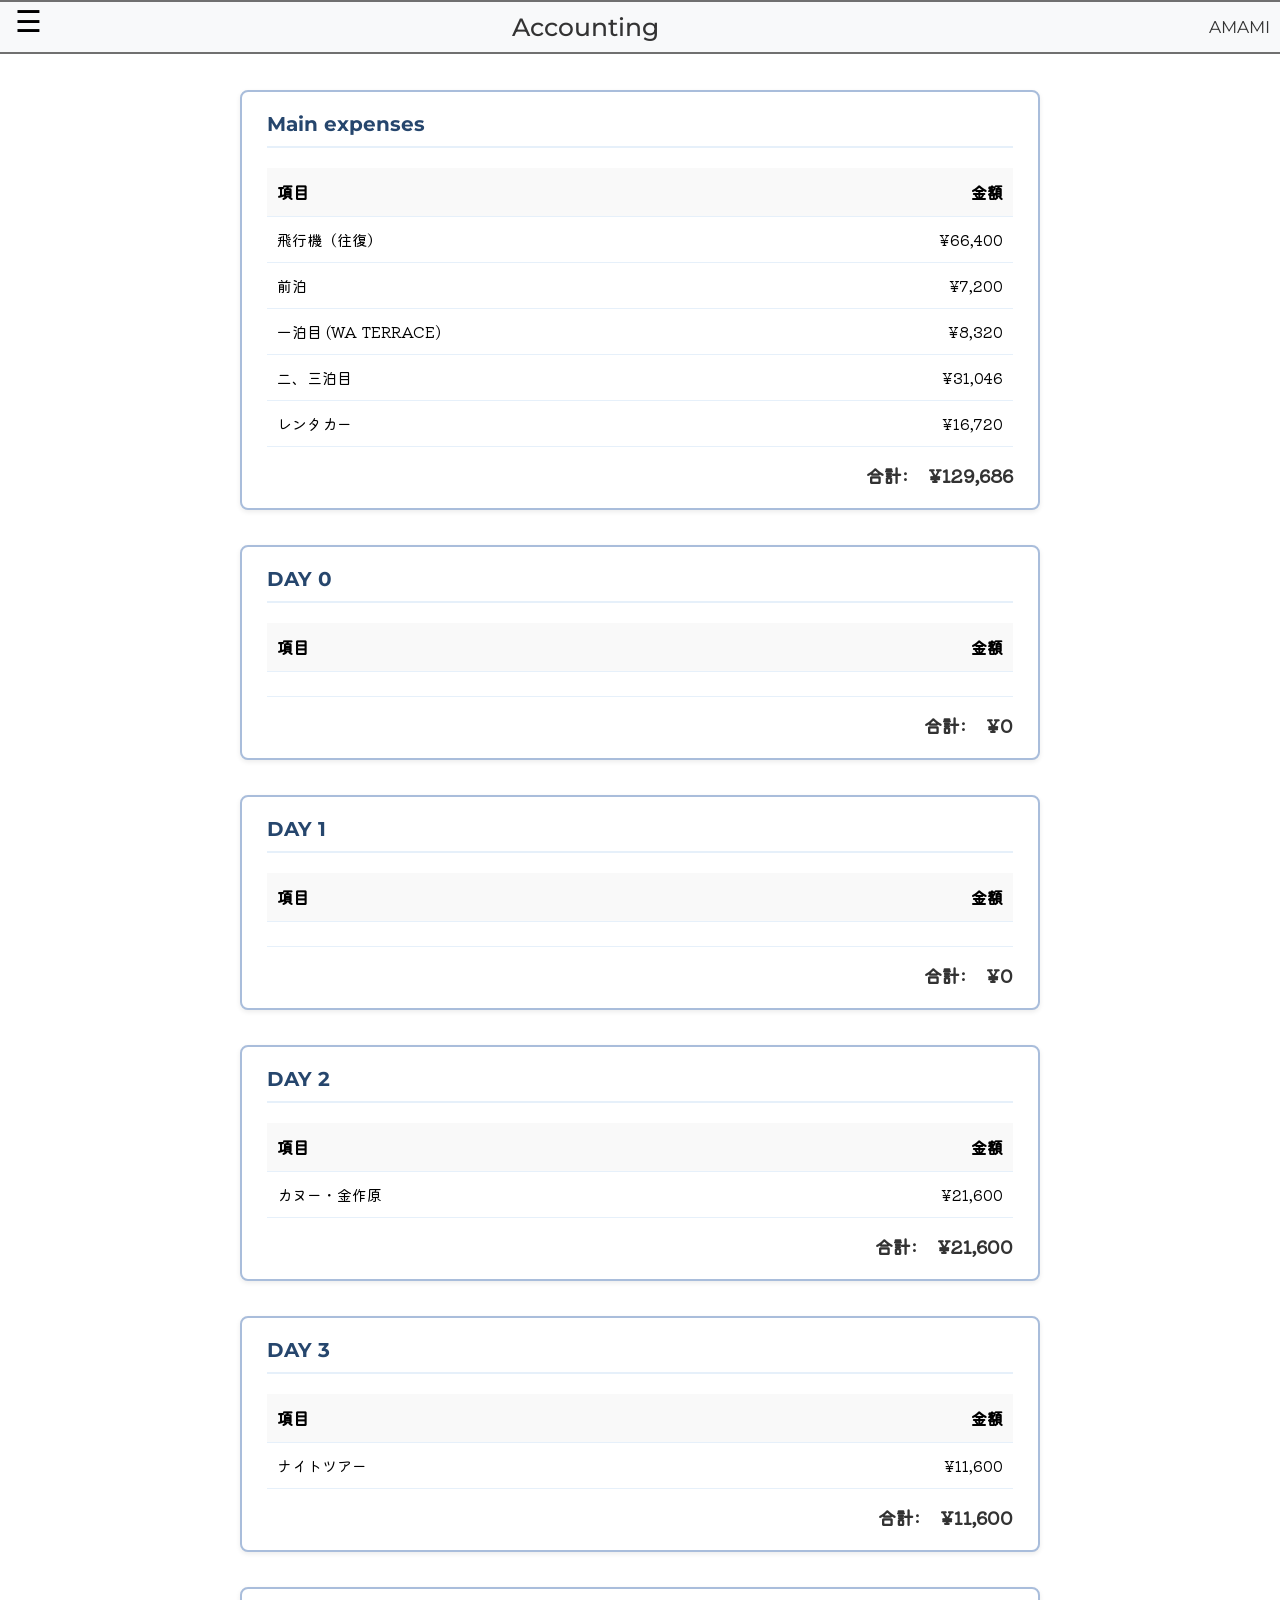
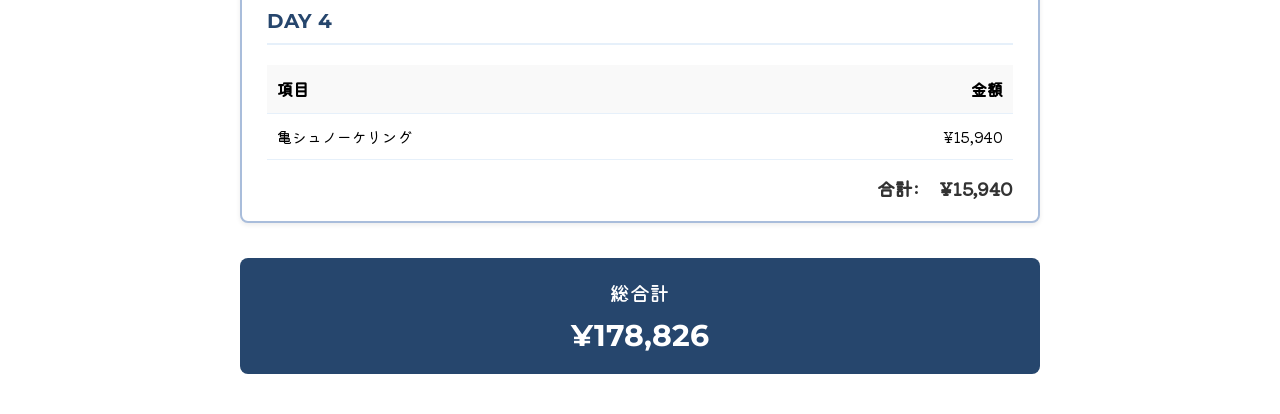
<file: accounting.html>
<!DOCTYPE html>
<html lang="en">
<head>
    <meta charset="UTF-8">
    <meta name="viewport" content="width=device-width, initial-scale=1.0">
    <title>Amami Accounting</title>
    <link rel="stylesheet" href="css/style.css">
    <link rel="preconnect" href="https://fonts.googleapis.com">
    <link rel="preconnect" href="https://fonts.gstatic.com" crossorigin>
    <link href="https://fonts.googleapis.com/css2?family=Kiwi+Maru&family=Montserrat:ital,wght@0,100..900;1,100..900&family=Zen+Maru+Gothic&display=swap" rel="stylesheet">
</head>
<body>
    <header>
        <h1>Accounting</h1>
        <div class="menu-icon" id="menu-toggle">&#9776;</div>

        <a href="home.html" class="logo">AMAMI</a>

        <nav id="nav" class="side-nav">
            <ul>
                <li><a href="index.html">Home</a></li>
                <li><a href="items.html">Items</a></li>
                <li><a href="accounting.html">Accounting</a></li>
                <li class="dropdown">
                    <span class="dropdown-toggle">Schedule</span>
                    <ul class="dropdown-menu">
                        <li><a href="schedule.html#day0">DAY0</a></li>
                        <li><a href="schedule.html#day1">DAY1</a></li>
                        <li><a href="schedule.html#day2">DAY2</a></li>
                        <li><a href="schedule.html#day3">DAY3</a></li>
                        <li><a href="schedule.html#day4">DAY4</a></li>
                    </ul>
                </li>
            </ul>
        </nav>
    </header>

    <main class="accounting-container">
        <section class="day-accounting">
            <h2>Main expenses</h2>
            <table>
                <thead>
                    <tr>
                        <th>項目</th>
                        <th>金額</th>
                    </tr>
                </thead>
                <tbody>
                    <tr>
                        <td>飛行機（往復）</td>
                        <td>¥66,400</td>
                    </tr>
                    <tr>
                        <td>前泊</td>
                        <td>¥7,200</td>
                    </tr>
                    <tr>
                        <td>一泊目 (WA TERRACE)</td>
                        <td>¥8,320</td>
                    </tr>
                    <tr>
                        <td>二、三泊目</td>
                        <td>¥31,046</td>
                    </tr>
                    <tr>
                        <td>レンタカー</td>
                        <td>¥16,720</td>
                    </tr>
                    </tbody>
            </table>
            <div class="day-total">
                <span>合計:</span>
                <span>¥129,686</span>
            </div>
        </section>

        <section class="day-accounting">
            <h2>DAY 0</h2>
            <table>
                <thead>
                    <tr>
                        <th>項目</th>
                        <th>金額</th>
                    </tr>
                </thead>
                <tbody>
                    <tr>
                        <td></td>
                        <td></td>
                    </tr>
                    </tbody>
            </table>
            <div class="day-total">
                <span>合計:</span>
                <span>¥0</span>
            </div>
        </section>
        <section class="day-accounting">
            <h2>DAY 1</h2>
            <table>
                <thead>
                    <tr>
                        <th>項目</th>
                        <th>金額</th>
                    </tr>
                </thead>
                <tbody>
                    <tr>
                        <td></td>
                        <td></td>
                    </tr>
                    </tbody>
            </table>
            <div class="day-total">
                <span>合計:</span>
                <span>¥0</span>
            </div>
        </section>

        <section class="day-accounting">
            <h2>DAY 2</h2>
            <table>
                <thead>
                    <tr>
                        <th>項目</th>
                        <th>金額</th>
                    </tr>
                </thead>
                <tbody>
                    <tr>
                        <td>カヌー・金作原</td>
                        <td>¥21,600</td>
                    </tr>
                     </tbody>
            </table>
            <div class="day-total">
                <span>合計:</span>
                <span>¥21,600</span>
            </div>
        </section>

        <section class="day-accounting">
            <h2>DAY 3</h2>
            <table>
                <thead>
                    <tr>
                        <th>項目</th>
                        <th>金額</th>
                    </tr>
                </thead>
                <tbody>
                    <tr>
                        <td>ナイトツアー</td>
                        <td>¥11,600</td>
                    </tr>
                     </tbody>
            </table>
            <div class="day-total">
                <span>合計:</span>
                <span>¥11,600</span>
            </div>
        </section>

        <section class="day-accounting">
            <h2>DAY 4</h2>
            <table>
                <thead>
                    <tr>
                        <th>項目</th>
                        <th>金額</th>
                    </tr>
                </thead>
                <tbody>
                    <tr>
                        <td>亀シュノーケリング</td>
                        <td>¥15,940</td>
                    </tr>
                     </tbody>
            </table>
            <div class="day-total">
                <span>合計:</span>
                <span>¥15,940</span>
            </div>
        </section>

        <div class="grand-total">
            <h3>総合計</h3>
            <p>¥178,826</p>
        </div>
    </main>
    <script src="js/script.js"></script>
</body>

</html>
</file>
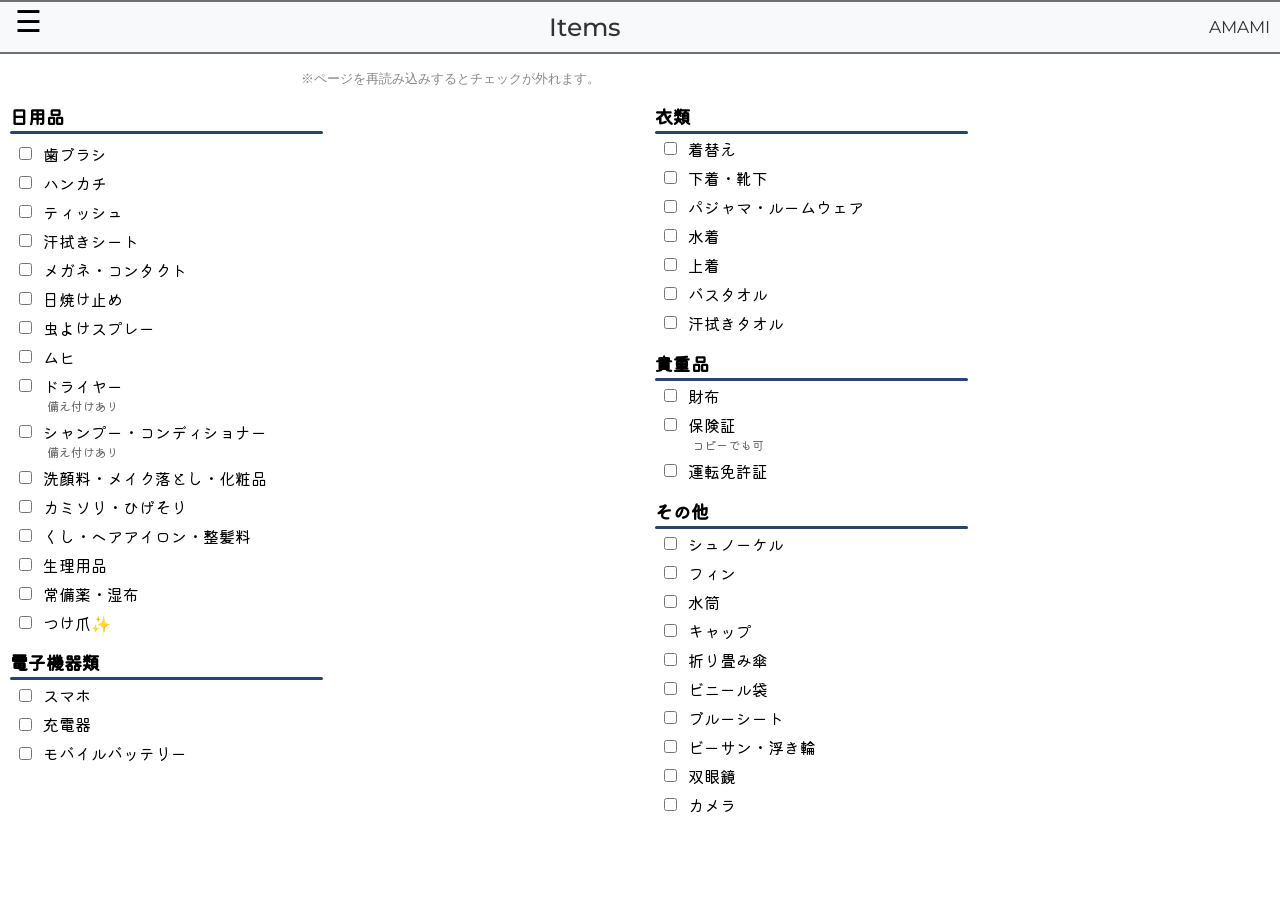
<file: items.html>
<!DOCTYPE html>
<html lang="en">
<head>
    <meta charset="UTF-8">
    <meta name="viewport" content="width=device-width, initial-scale=1.0">
    <title>AMAMI Items</title>
    <link rel="stylesheet" href="css/style.css">
    <link rel="preconnect" href="https://fonts.googleapis.com">
    <link rel="preconnect" href="https://fonts.gstatic.com" crossorigin>
    <link href="https://fonts.googleapis.com/css2?family=Kiwi+Maru&family=Montserrat:ital,wght@0,100..900;1,100..900&family=Zen+Maru+Gothic&display=swap" rel="stylesheet">
</head>
<body>
    <header>
    <h1>Items</h1>
    <!-- ハンバーガーアイコン -->
    <div class="menu-icon" id="menu-toggle">&#9776;</div>

    <!-- ロゴ（右上に配置） -->
    <a href="home.html" class="logo">AMAMI</a>

    <!-- ナビゲーション -->
    <nav id="nav" class="side-nav">
        <ul>
            <li><a href="index.html">Home</a></li>
            <li><a href="items.html">Items</a></li>
            <li><a href="accounting.html">Accounting</a></li>
            <li class="dropdown">
                <span class="dropdown-toggle">Schedule</span>
                <ul class="dropdown-menu">
                    <li><a href="schedule.html#day0">DAY0</a></li>
                    <li><a href="schedule.html#day1">DAY1</a></li>
                    <li><a href="schedule.html#day2">DAY2</a></li>
                    <li><a href="schedule.html#day3">DAY3</a></li>
                    <li><a href="schedule.html#day4">DAY4</a></li>
                </ul>
            </li>
            
        </ul>
    </nav>
    </header>
    <div class="last-updated">※ページを再読み込みするとチェックが外れます。</div>
    <div class="item-container">
        <div class="category">
            <h2>日用品</h2>
            <div class="item-list">
                <div class="item-wrapper">
                </div>
                <div class="item-wrapper">
                    <label><input type="checkbox"> 歯ブラシ</label>
                </div>
                <div class="item-wrapper">
                    <label><input type="checkbox"> ハンカチ</label>
                </div>
                <div class="item-wrapper">
                    <label><input type="checkbox"> ティッシュ</label>
                </div>
                <div class="item-wrapper">
                    <label><input type="checkbox"> 汗拭きシート</label>
                </div>
                <div class="item-wrapper">
                    <label><input type="checkbox"> メガネ・コンタクト</label>
                </div>
                <div class="item-wrapper">
                    <label><input type="checkbox"> 日焼け止め</label>
                </div>
                <div class="item-wrapper">
                    <label><input type="checkbox"> 虫よけスプレー</label>
                </div>
                <div class="item-wrapper">
                    <label><input type="checkbox"> ムヒ</label>
                </div>
                <div class="item-wrapper">
                    <label><input type="checkbox"> ドライヤー</label>
                    <p class="item-note">備え付けあり</p>
                </div>
                <div class="item-wrapper">
                    <label><input type="checkbox"> シャンプー・コンディショナー</label>
                    <p class="item-note">備え付けあり</p>
                </div>
                <div class="item-wrapper">
                    <label><input type="checkbox"> 洗顔料・メイク落とし・化粧品</label>
                </div>
                <div class="item-wrapper">
                    <label><input type="checkbox"> カミソリ・ひげそり</label>
                </div>
                <div class="item-wrapper">
                    <label><input type="checkbox"> くし・ヘアアイロン・整髪料</label>
                </div>
                <div class="item-wrapper">
                    <label><input type="checkbox"> 生理用品</label>
                </div>
                <div class="item-wrapper">
                    <label><input type="checkbox"> 常備薬・湿布</label>
                </div>
                <div class="item-wrapper">
                    <label><input type="checkbox"> つけ爪✨</label>
                </div>
            </div>
            <h2>電子機器類</h2>
            <div class="item-list">
                <div class="item-wrapper">
                    <label><input type="checkbox"> スマホ</label>
                </div>
                <div class="item-wrapper">
                    <label><input type="checkbox"> 充電器</label>
                </div>
                <div class="item-wrapper">
                    <label><input type="checkbox"> モバイルバッテリー</label>
                </div>
            </div>
        </div>
        <div class="category">
            <h2>衣類</h2>
            <div class="item-list">
                <div class="item-wrapper">
                    <label><input type="checkbox"> 着替え</label>
                </div>
                <div class="item-wrapper">
                    <label><input type="checkbox"> 下着・靴下</label>
                </div>
                <div class="item-wrapper">
                    <label><input type="checkbox"> パジャマ・ルームウェア</label>
                </div>
                <div class="item-wrapper">
                    <label><input type="checkbox"> 水着</label>
                </div>
                <div class="item-wrapper">
                    <label><input type="checkbox"> 上着</label>
                </div>
                <div class="item-wrapper">
                    <label><input type="checkbox">バスタオル</label>
                </div>
                <div class="item-wrapper">
                    <label><input type="checkbox">汗拭きタオル</label>
                </div>
            </div>
            <h2>貴重品</h2>
            <div class="item-list">
                <div class="item-wrapper">
                    <label><input type="checkbox"> 財布</label>
                </div>
                <div class="item-wrapper">
                    <label><input type="checkbox"> 保険証</label>
                    <p class="item-note">コピーでも可</p>
                </div>
                <div class="item-wrapper">
                    <label><input type="checkbox"> 運転免許証</label>
                </div>
            </div>
            
            <h2>その他</h2>
            <div class="item-list">
                <div class="item-wrapper">
                    <label><input type="checkbox"> シュノーケル</label>
                </div>
                <div class="item-wrapper">
                    <label><input type="checkbox"> フィン</label>
                </div>
                <div class="item-wrapper">
                    <label><input type="checkbox"> 水筒</label>
                </div>
                <div class="item-wrapper">
                    <label><input type="checkbox"> キャップ</label>
                </div>
                <div class="item-wrapper">
                    <label><input type="checkbox"> 折り畳み傘</label>
                </div>
                <div class="item-wrapper">
                    <label><input type="checkbox"> ビニール袋</label>
                </div>
                <div class="item-wrapper">
                    <label><input type="checkbox"> ブルーシート</label>
                </div>
                <div class="item-wrapper">
                    <label><input type="checkbox"> ビーサン・浮き輪</label>
                </div>
                <div class="item-wrapper">
                    <label><input type="checkbox"> 双眼鏡</label>
                </div>
                <div class="item-wrapper">
                    <label><input type="checkbox"> カメラ</label>
                </div>
            </div>
        </div>
    </div>
    <script src="js/script.js"></script>
    
</body>

</html>
</file>
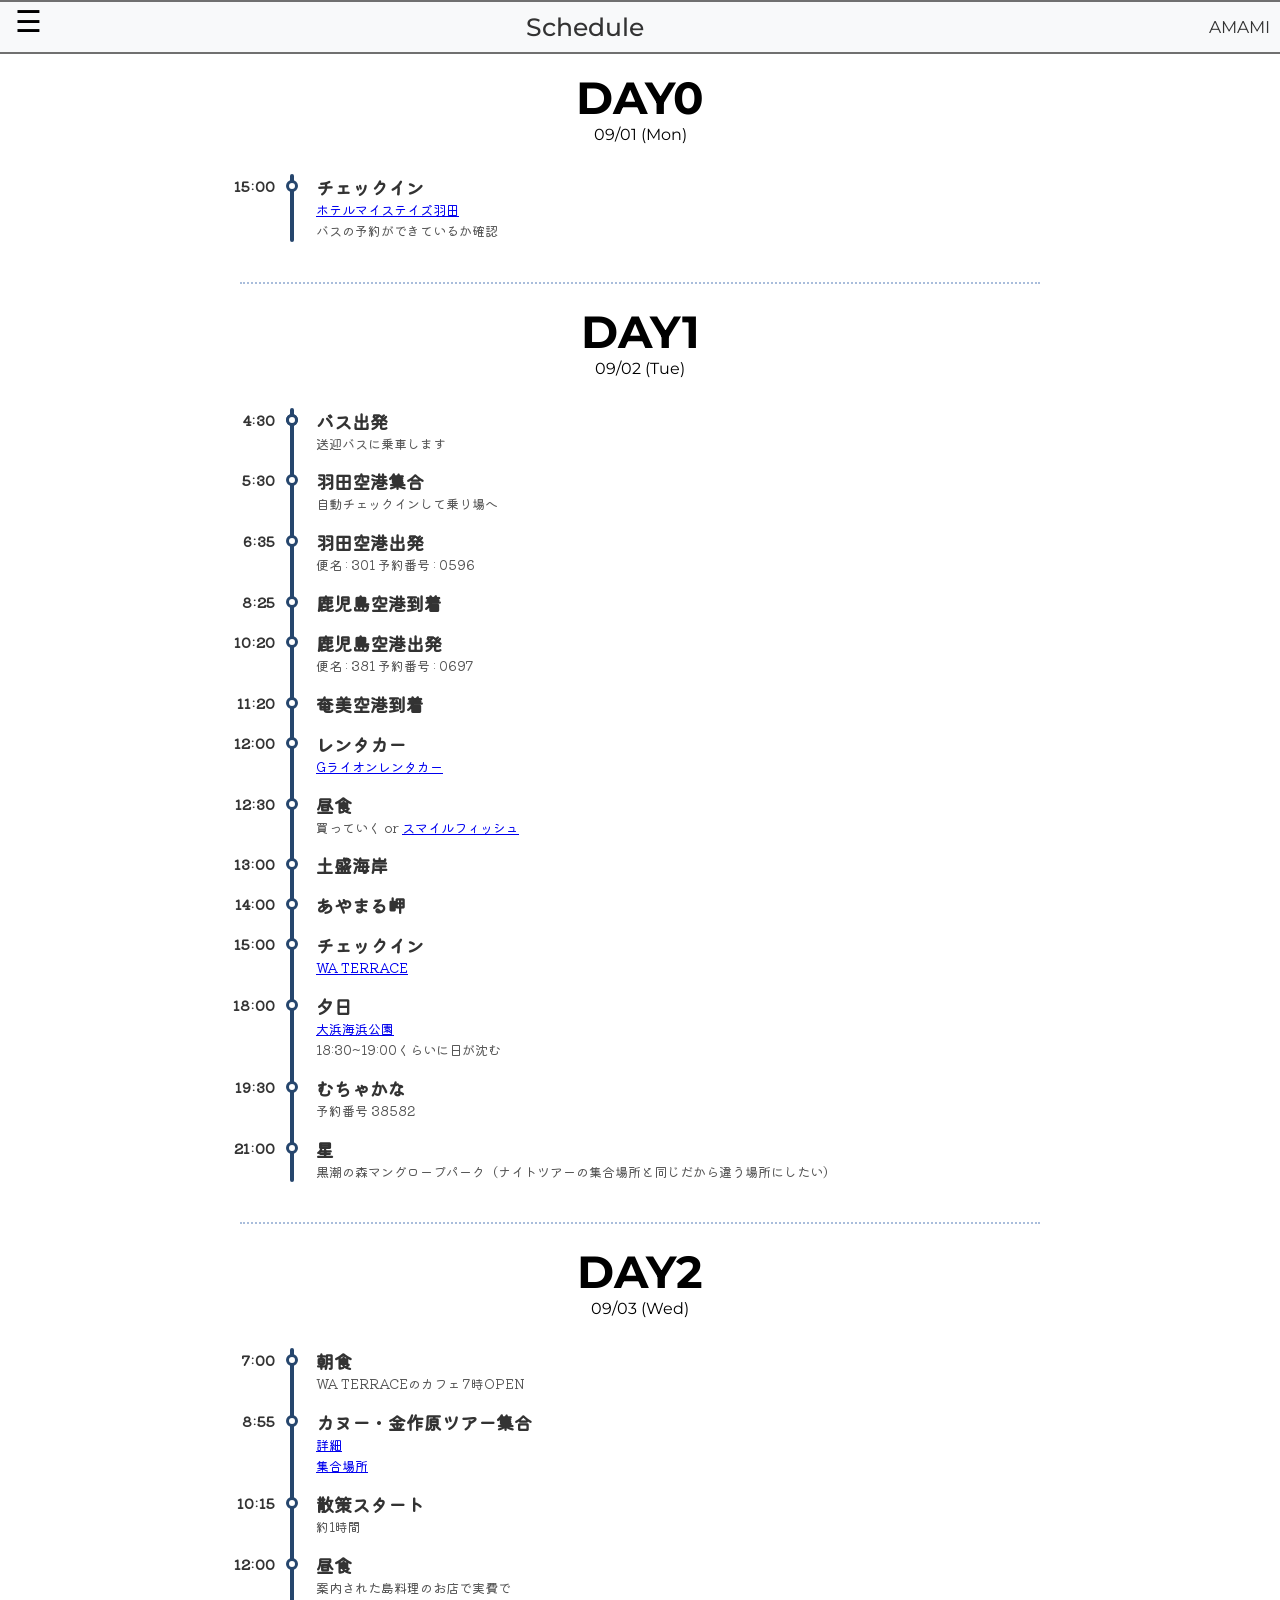
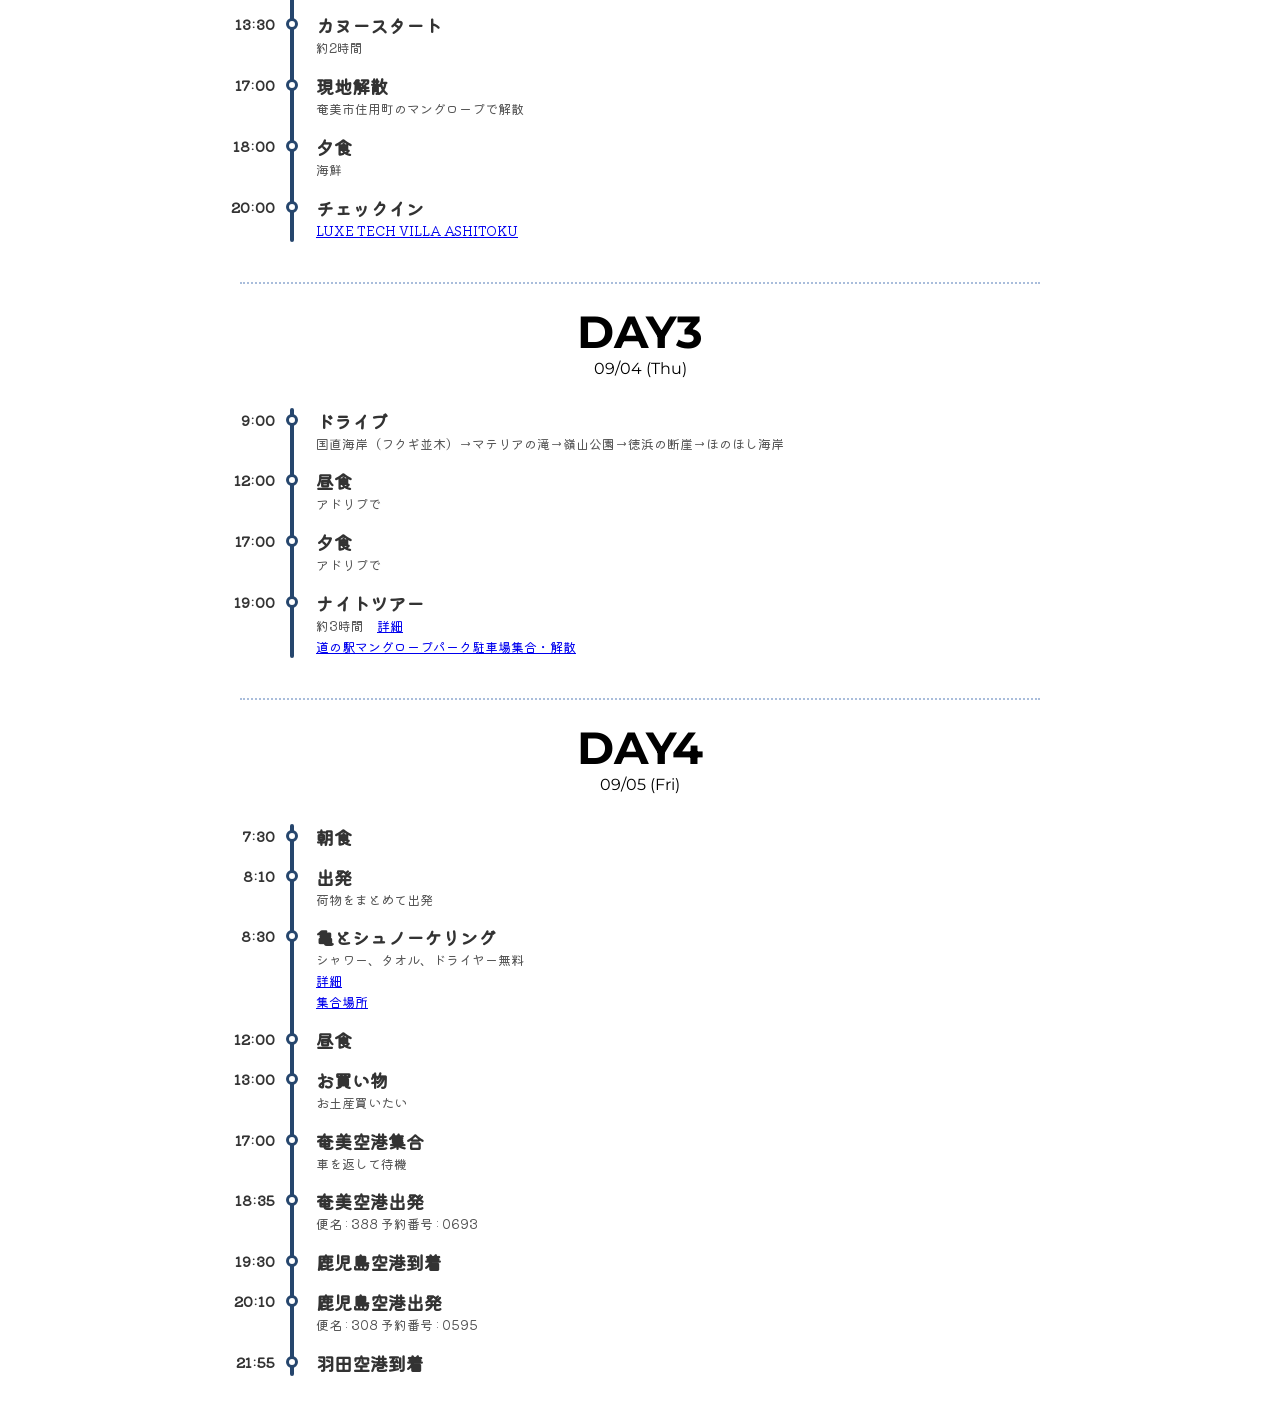
<file: schedule.html>
<!DOCTYPE html>
<html lang="en">
<head>
    <meta charset="UTF-8">
    <meta name="viewport" content="width=device-width, initial-scale=1.0">
    <title>AMAMI Schedule</title>
    <link rel="stylesheet" href="css/style.css">
    <link rel="preconnect" href="https://fonts.googleapis.com">
    <link rel="preconnect" href="https://fonts.gstatic.com" crossorigin>
    <link href="https://fonts.googleapis.com/css2?family=Kiwi+Maru&family=Montserrat:ital,wght@0,100..900;1,100..900&family=Zen+Maru+Gothic&display=swap" rel="stylesheet">

</head>
<body>
    <header>
    <h1>Schedule</h1>
    <!-- ハンバーガーアイコン -->
    <div class="menu-icon" id="menu-toggle">&#9776;</div>

    <!-- ロゴ（右上に配置） -->
    <a href="home.html" class="logo">AMAMI</a>

    <!-- ナビゲーション -->
    <nav id="nav" class="side-nav">
        <ul>
            <li><a href="index.html">Home</a></li>
            <li><a href="items.html">Items</a></li>
            <li><a href="accounting.html">Accounting</a></li>
            <li class="dropdown">
                <span class="dropdown-toggle">Schedule</span>
                <ul class="dropdown-menu">
                    <li><a href="schedule.html#day0">DAY0</a></li>
                    <li><a href="schedule.html#day1">DAY1</a></li>
                    <li><a href="schedule.html#day2">DAY2</a></li>
                    <li><a href="schedule.html#day3">DAY3</a></li>
                    <li><a href="schedule.html#day4">DAY4</a></li>
                </ul>
            </li>
            
        </ul>
    </nav>
    </header>
    <div class="schedule-container">

         <div class="day-section" id="day0">
            <div class="first-hday">DAY0</div>
            <div class="hdate">09/01 (Mon)</div>
             <div class="timeline">
                <div class="timeline-item">
                    <div class="timeline-time">15:00</div>
                    <div class="timeline-content">
                        <h3>チェックイン</h3>
                        <p><a href="https://maps.app.goo.gl/EudfGrFspvvQEG647" target="_blank" rel="noopener noreferrer">
                            ホテルマイステイズ羽田
                        </a>
                        <br>バスの予約ができているか確認
                        </p>
                    </div>
                </div>
            </div>
        </div>
        <div class="day-section" id="day1">
            <div class="hday">DAY1</div>
            <div class="hdate">09/02 (Tue)</div>
            <div class="timeline">
                <div class="timeline-item">
                    <div class="timeline-time"></div>
                    <div class="timeline-content">
                        <h3></h3>
                        <p></p>
                    </div>
                </div>
                <div class="timeline-item">
                    <div class="timeline-time">4:30</div>
                    <div class="timeline-content">
                        <h3>バス出発</h3>
                        <p>送迎バスに乗車します</p>
                    </div>
                </div>
                <div class="timeline-item">
                    <div class="timeline-time">5:30</div>
                    <div class="timeline-content">
                        <h3>羽田空港集合</h3>
                        <p>自動チェックインして乗り場へ</p>
                    </div>
                </div>
                <div class="timeline-item">
                    <div class="timeline-time">6:35</div>
                    <div class="timeline-content">
                        <h3>羽田空港出発</h3>
                        <p>便名 : 301  予約番号 : 0596</p>
                    </div>
                </div>
                <div class="timeline-item">
                    <div class="timeline-time">8:25</div>
                    <div class="timeline-content">
                        <h3>鹿児島空港到着</h3>
                    </div>
                </div>
                <div class="timeline-item">
                    <div class="timeline-time">10:20</div>
                    <div class="timeline-content">
                        <h3>鹿児島空港出発</h3>
                        <p>便名 : 381  予約番号 : 0697</p>
                    </div>
                </div>
                <div class="timeline-item">
                    <div class="timeline-time">11:20</div>
                    <div class="timeline-content">
                        <h3>奄美空港到着</h3>
                    </div>
                </div>
                <div class="timeline-item">
                    <div class="timeline-time">12:00</div>
                    <div class="timeline-content">
                        <h3>レンタカー</h3>
                        <p><a href="https://maps.app.goo.gl/3YZLy8A6MV4uYFEi9" target="_blank" rel="noopener noreferrer">
                            Gライオンレンタカー
                        </a>
                        </p>
                    </div>
                </div>
                <div class="timeline-item">
                    <div class="timeline-time">12:30</div>
                    <div class="timeline-content">
                        <h3>昼食</h3>
                        <p>買っていく or <a href="https://maps.app.goo.gl/Rr1ubwPJWUyR5K6U7" target="_blank" rel="noopener noreferrer">スマイルフィッシュ</a>
                        </p>
                    </div>
                </div>
                <div class="timeline-item">
                    <div class="timeline-time">13:00</div>
                    <div class="timeline-content">
                        <h3>土盛海岸</h3>
                    </div>
                </div>
                <div class="timeline-item">
                    <div class="timeline-time">14:00</div>
                    <div class="timeline-content">
                        <h3>あやまる岬</h3>
                    </div>
                </div>
                <div class="timeline-item">
                    <div class="timeline-time">15:00</div>
                    <div class="timeline-content">
                        <h3>チェックイン</h3>
                        <p><a href="https://www.westcourt.co.jp/waterrace" target="_blank" rel="noopener noreferrer">
                            WA TERRACE </a></p>
                    </div>
                </div>
                <div class="timeline-item">
                    <div class="timeline-time">18:00</div>
                    <div class="timeline-content">
                        <h3>夕日</h3>
                        <p><a href="https://maps.app.goo.gl/uvagp6s4DF9PsYWeA" target="_blank" rel="noopener noreferrer">大浜海浜公園</a><br>18:30~19:00くらいに日が沈む</p>
                    </div>
                </div>
                <div class="timeline-item">
                    <div class="timeline-time">19:30</div>
                    <div class="timeline-content">
                        <h3>むちゃかな</h3>
                        <p>予約番号 38582</p>
                    </div>
                </div>
                <div class="timeline-item">
                    <div class="timeline-time">21:00</div>
                    <div class="timeline-content">
                        <h3>星</h3>
                        <p>黒潮の森マングローブパーク（ナイトツアーの集合場所と同じだから違う場所にしたい）</p>
                    </div>
                </div>
            </div>
        </div>

        <div class="day-section" id="day2">
            <div class="hday">DAY2</div>
            <div class="hdate">09/03 (Wed)</div>
            <div class="timeline">
                <div class="timeline-item">
                    <div class="timeline-time">7:00</div>
                    <div class="timeline-content">
                        <h3>朝食</h3>
                        <p>WA TERRACEのカフェ 7時OPEN</p>
                    </div>
                </div>
                <div class="timeline-item">
                    <div class="timeline-time">8:55</div>
                    <div class="timeline-content">
                        <h3>カヌー・金作原ツアー集合</h3>
                        <p><a href="https://www.veltra.com/jp/japan/amamioshima/a/136825" target="_blank" rel="noopener noreferrer">詳細</a><br>
                        <a href="https://maps.app.goo.gl/bxLZLDoPbyvGXw8T8" target="_blank" rel="noopener noreferrer">集合場所</a></p>
                    </div>
                </div>
                <div class="timeline-item">
                    <div class="timeline-time">10:15</div>
                    <div class="timeline-content">
                        <h3>散策スタート</h3>
                        <p>約1時間</p>
                    </div>
                </div>
                <div class="timeline-item">
                    <div class="timeline-time">12:00</div>
                    <div class="timeline-content">
                        <h3>昼食</h3>
                        <p>案内された島料理のお店で実費で</p>
                    </div>
                </div>
                <div class="timeline-item">
                    <div class="timeline-time">13:30</div>
                    <div class="timeline-content">
                        <h3>カヌースタート</h3>
                        <p>約2時間</p>
                    </div>
                </div>
                <div class="timeline-item">
                    <div class="timeline-time">17:00</div>
                    <div class="timeline-content">
                        <h3>現地解散</h3>
                        <p>奄美市住用町のマングローブで解散</p>
                    </div>
                </div>
                <div class="timeline-item">
                    <div class="timeline-time">18:00</div>
                    <div class="timeline-content">
                        <h3>夕食</h3>
                        <p>海鮮</p>
                    </div>
                </div>
                <div class="timeline-item">
                    <div class="timeline-time">20:00</div>
                    <div class="timeline-content">
                        <h3>チェックイン</h3>
                        <p><a href="https://connect.hotelsmart.jp/register/9ukndhA0xfDs42clzRBP3Q0-s6IHZ9U?page=Terminal" target="_blank" rel="noopener noreferrer">LUXE TECH VILLA ASHITOKU</a><br></p>
                    </div>
                </div>
            </div>
        </div>

        <div class="day-section" id="day3">
            <div class="hday">DAY3</div>
            <div class="hdate">09/04 (Thu)</div>
             <div class="timeline">
                <div class="timeline-item">
                    <div class="timeline-time">9:00</div>
                    <div class="timeline-content">
                        <h3>ドライブ</h3>
                        <p>国直海岸（フクギ並木）→マテリアの滝→嶺山公園→徳浜の断崖→ほのほし海岸</p>
                    </div>
                </div>
                <div class="timeline-item">
                    <div class="timeline-time">12:00</div>
                    <div class="timeline-content">
                        <h3>昼食</h3>
                        <p>アドリブで</p>
                    </div>
                </div>
                <div class="timeline-item">
                    <div class="timeline-time">17:00</div>
                    <div class="timeline-content">
                        <h3>夕食</h3>
                        <p>アドリブで</p>
                    </div>
                </div>
                <div class="timeline-item">
                    <div class="timeline-time">19:00</div>
                    <div class="timeline-content">
                        <h3>ナイトツアー</h3>
                        <p>約3時間　<a href="https://www.veltra.com/jp/japan/amamioshima/a/171396" target="_blank" rel="noopener noreferrer">詳細</a><br>
                        <a href="https://maps.app.goo.gl/rGVKNWbAQnwxUZWD6">道の駅マングローブパーク駐車場集合・解散</a></p>
                    </div>
                </div>
            </div>
        </div>

        <div class="day-section" id="day4">
            <div class="hday">DAY4</div>
            <div class="hdate">09/05 (Fri)</div>
            <div class="timeline">
                <div class="timeline-item">
                    <div class="timeline-time">7:30</div>
                    <div class="timeline-content">
                        <h3>朝食</h3>
                        <p></p>
                    </div>
                </div>
                <div class="timeline-item">
                    <div class="timeline-time">8:10</div>
                    <div class="timeline-content">
                        <h3>出発</h3>
                        <p>荷物をまとめて出発</p>
                    </div>
                </div>
                <div class="timeline-item">
                    <div class="timeline-time">8:30</div>
                    <div class="timeline-content">
                        <h3>亀とシュノーケリング</h3>
                        <p>シャワー、タオル、ドライヤー無料<br><a href="https://www.veltra.com/jp/japan/amamioshima/a/171243#toggle_schedule_pickup_1107431">詳細</a><br><a href="https://maps.app.goo.gl/rUXeUTLp1hFkuUdX9">集合場所</a></p>
                    </div>
                </div>
                <div class="timeline-item">
                    <div class="timeline-time">12:00</div>
                    <div class="timeline-content">
                        <h3>昼食</h3>
                        <p></p>
                    </div>
                </div>
                <div class="timeline-item">
                    <div class="timeline-time">13:00</div>
                    <div class="timeline-content">
                        <h3>お買い物</h3>
                        <p>お土産買いたい</p>
                    </div>
                </div>
                <div class="timeline-item">
                    <div class="timeline-time">17:00</div>
                    <div class="timeline-content">
                        <h3>奄美空港集合</h3>
                        <p>車を返して待機</p>
                    </div>
                </div>
                <div class="timeline-item">
                    <div class="timeline-time">18:35</div>
                    <div class="timeline-content">
                        <h3>奄美空港出発</h3>
                        <p>便名 : 388 予約番号 : 0693</p>
                    </div>
                </div>
                <div class="timeline-item">
                    <div class="timeline-time">19:30</div>
                    <div class="timeline-content">
                        <h3>鹿児島空港到着</h3>
                        <p></p>
                    </div>
                </div>
                <div class="timeline-item">
                    <div class="timeline-time">20:10</div>
                    <div class="timeline-content">
                        <h3>鹿児島空港出発</h3>
                        <p>便名 : 308 予約番号 : 0595</p>
                    </div>
                </div>
                <div class="timeline-item">
                    <div class="timeline-time">21:55</div>
                    <div class="timeline-content">
                        <h3>羽田空港到着</h3>
                        <p></p>
                    </div>
                </div>
            </div>
        </div>
    </div>


    <script src="js/script.js"></script>
</body>
</html>
</file>
<file: css/style.css>
/* まずブラウザの余白をリセット */
html, body {
  margin: 0;
  padding: 0;
}


/* ヘッダー */
header {
  font-family: "Montserrat";
  position: fixed;
  top: 0;
  width: 100%;
  background-color: #f8f9fa;
  padding: 25px;
  border-top: 2px solid #707070;
  border-bottom: 2px solid #707070;
  z-index: 1000;
}
.logo {
  font-family: 'Montserrat', sans-serif;
  position: absolute;
  top: 50%;
  right: 60px;
  transform: translateY(-50%);
  font-size: 17px;
  font-weight: 400;
  color: #333;
  text-decoration: none;
  z-index: 1002;
}

/* ドロップダウンメニューの基本 */
.dropdown {
  position: relative;
}
.dropdown-toggle {
  cursor: pointer;
  position: relative;
  padding-right: 20px;
  user-select: none;
}
/* 新しいアイコン（SVG）のデザイン */
.dropdown-toggle::after {
  content: ""; /* テキストではなく画像を使うので空にする */
  position: absolute;
  right: 0;
  top: 50%;
  transform: translateY(-50%);
  width: 16px;  /* アイコンの幅 */
  height: 16px; /* アイコンの高さ */
  
  /* SVGアイコンを背景画像として指定 */
  background-image: url("data:image/svg+xml,%3Csvg xmlns='http://www.w3.org/2000/svg' viewBox='0 0 256 512'%3E%3Cpath fill='%23FFFFFF' d='M224.3 273l-136 136c-9.4 9.4-24.6 9.4-33.9 0l-22.6-22.6c-9.4-9.4-9.4-24.6 0-33.9l96.4-96.4-96.4-96.4c-9.4-9.4-9.4-24.6 0-33.9L54.3 103c9.4-9.4 24.6-9.4 33.9 0l136 136c9.5 9.4 9.5 24.6.1 34z'/%3E%3C/svg%3E");
  background-size: contain;
  background-repeat: no-repeat;
  background-position: center;
  transition: transform 0.3s ease; /* 回転のアニメーション */
}

/* 開いたらアイコンを90度回転させる */
.dropdown-toggle.active::after {
  transform: translateY(-50%) rotate(90deg);
}
.dropdown-menu {
  max-height: 0;
  opacity: 0;
  overflow: hidden;
  transition: max-height 0.4s ease, opacity 0.4s ease, padding 0.4s ease;
  padding-top: 0;
  padding-bottom: 0;
  background-color: rgba(51, 51, 51, 0);
  position: absolute;
  top: 100%;
  left: 0;
  width: 150px;
  list-style: none;
  z-index: 999;
}

/* 文字のスタイル集 */
header h1 {

  position: absolute;
  top: 50%;
  left: 44%;
  transform: translate(-50%, -50%); /* 要素自身のサイズを考慮して真ん中に配置 */
  margin: 0;
  font-size: 25px; /* ヘッダーの高さに収まるように調整 */
  color: #333;
  font-weight: 500; /* 少し太くして視認性を上げる */
}

h1 {
  margin-top: 50px;
  font-family: 'Montserrat', sans-serif;
  font-weight: 300;
  font-size: 40px;
  margin-bottom: 10px;
  text-align: center;
}

/* ホーム */
.h1_1{
  margin-top: 70px;
  font-family: "Montserrat", sans-serif;
  font-size: 30px;
  font-weight: 400;
  font-style: normal;
  margin-bottom: 0px;
  text-align: center;
}
.h1_2{
  margin-top: 5px;
  font-family: "Montserrat", sans-serif;
  font-size: 40px;
  font-weight: 500;
  font-style: normal;
  margin-bottom: 0px;
  text-align: center;
}
.h1_3{
  margin-top: 5px;
  font-family: "Montserrat", sans-serif;
  font-size: 30px;
  font-weight: 400;
  font-style: normal;
  margin-bottom: 20px;
  text-align: center;
}
.outline {
  font-family: 'Kiwi Maru', sans-serif;
  position: relative; /* ← これが重要！afterの基準になります */
  margin-left: 10px;
  margin-bottom: 5px;
  font-size: 17px;
  font-weight: bold;
  padding-bottom: 5px; /* 下線との間隔 */
}
.outline::after {
  content: "";
  position: absolute;
  bottom: 0;
  left: 0;
  height: 3px;                /* 線の太さ */
  width: 40%;                /* 線の長さ（h2の40%） */
  background-color: #26466D; /* 線の色：明るいオレンジ */
  border-radius: 2px;        /* 少し丸くする（おしゃれ度UP） */
}
.info-row {
  display: flex;
  align-items: flex-start;
  margin-bottom: 10px;
  padding: 0 10px;
  margin-left: 10px;
}
.info-label {
  font-family: 'Kiwi Maru', sans-serif;
  font-size: 13px;
  width: 80px;              /* 見出し幅を固定 */
  font-weight: bold;
  color: #333;
}
.info-detail {
  font-family: 'Kiwi Maru', sans-serif;
  font-size: 13px;
  flex: 1;                  /* 残りの幅を自動で使う */
  color: #555;
  line-height: 1.6;
}

/* 持ち物 */
.item-container {
  display: grid;
  grid-template-columns: 1fr 1fr;
  gap: 10px;
  margin-bottom: 60px;
}

.category {
  padding: 0px;
}

.category h2 {
  font-family: "Kiwi Maru", sans-serif;
  font-size: 18px;
  padding-bottom: 5px;
  margin-bottom: 3px;
  margin-left: 10px;
  position: relative;
}
.category h2::after {
  content: "";
  position: absolute;
  bottom: 0;
  left: 0;
  height: 3px;                /* 線の太さ */
  width: 50%;                /* 線の長さ（h2の40%） */
  background-color: #26466D ; /* 線の色：明るいオレンジ */
  border-radius: 2px;        /* 少し丸くする（おしゃれ度UP） */
  margin-bottom: 0px;
}

.item-list {
  font-family: "Kiwi Maru", sans-serif;
  display: flex;
  flex-direction: column;
  margin-left: 15px;
  margin-right: 5px;
  gap: 5px;
}
.item-wrapper {
  display: flex;
  flex-direction: column; /* ラベルと補足を縦に並べる */
}
.item-note {
  font-family: 'Kiwi Maru', sans-serif; /* フォントを他のテキストと合わせる */
  font-size: 12px;           /* 文字を小さくする */
  color: #666;              /* 文字色を少しグレーにする */
  padding-left: 32px;      /* チェックボックスの幅と隙間を考慮して左に余白を設ける */
  margin-top: 0px;           /* 持ち物との間の少しの余白 */
  margin-bottom: 0px;        /* 次の項目との間の余白 */
  margin-left: 0;
  margin-right: 0;
  line-height: 1.4;          /* 行間を調整 */
}

label {
  display: flex;
  align-items: center;
  gap: 8px;
  font-size: 16px;
}
.last-updated {
  font-size: 13px;
  color: #888;
  font-family: 'Montserrat', sans-serif;
  text-align: right;
  width: 100%;
  max-width: 600px;
  margin-top: 70px; /* ← ヘッダーの高さ分、余白を大きくする */
}


/* スケジュール */

/* スケジュールページ 注意事項ボックス */
.notes-box {
  max-width: 800px;
  /* 上(ヘッダーとの距離)・左右(中央寄せ)・下(DAY1との距離) の余白 */
  margin: 80px auto 10px auto; 
  margin-left: 10px;
  margin-right: 10px;
  border: 2px solid #26466D ; /* オレンジ系の枠線 */
  background-color: #E6F0FA; /* 薄いクリーム色の背景 */
  border-radius: 8px;      /* 角を少し丸める */
  padding: 20px 30px;      /* ボックスの内側の余白 */
  box-shadow: 0 2px 4px rgba(0,0,0,0.05);
  scroll-margin-top: 60px;
}

.notes-box h4 {
  font-family: 'Kiwi Maru', sans-serif;
  font-size: 18px;
  text-align: center;
  margin-top: 0;
  margin-bottom: 10px;
  padding-bottom: 10px;
  border-bottom: 1px dashed #A9BDDB; /* 見出しの下に点線 */
}

.notes-box ul {
  margin: 0;
  padding-left: 20px; /* リストの左側の余白 */
}

.notes-box li {
  font-family: 'Kiwi Maru', sans-serif;
  font-size: 15px;
  color: #444;
  line-height: 1.8;
  margin-bottom: 8px; /* 各項目間の余白 */
}

/* 最後の項目の下の余白は削除 */
.notes-box li:last-child {
  margin-bottom: 0;
}

.schedule-container {
  /* ヘッダーと被らないように上部に余白を設定 */
  margin-bottom: 50px; 
  margin-top: 70px;
  padding: 0px 30px;
  /* PC表示でも見やすいように最大幅を設定 */
  max-width: 800px;
  margin-left: auto;
  margin-right: auto;
}

.day-section {
  margin-bottom: 40px;
  scroll-margin-top: 60px;
}

.timeline {
  position: relative;
  margin-left: 50px;
  padding-left: 20px;
}

.timeline::before {
  content: "";
  position: absolute;
  top: 0;
  bottom: 0;
  left: 0;
  width: 4px;
  background-color: #26466D ;
  border-radius: 2px;  /* ← これで丸くなる */
}

.timeline-item {
  position: relative;
  /* 各予定の間のスペース */
  margin-bottom: 14px; 
}

/* タイムラインの丸いマーカー */
.timeline-item::before {
  content: '';
  position: absolute;
  /* 縦線の中心に配置するための調整 */
  left: -24px; 
  top: 6px;
  width: 6px;
  height: 6px;
  background-color: white;
  border: 3px solid #26466D ;
  border-radius: 50%;
  z-index: 1;
}

.timeline-time {

  position: absolute;
  /* マーカーのさらに左に配置 */
  left: -115px; 
  top: 2px;
  width: 80px;
  text-align: right;
  font-family: 'Kiwi Maru', sans-serif;
  font-weight: bold;
  color: #333;
  font-size: 14px;
}

.timeline-content {
  padding-left: 6px; 
}

.timeline-content h3 {
  font-family: 'Kiwi Maru', sans-serif;
  font-size: 18px;
  font-weight: bold;
  margin: 0 0 0px 0;
  color: #333;
}

/* タイムライン内のpタグは既存のスタイルを上書き */
.timeline-content p {
  font-size: 13px;
  line-height: 1.6;
  color: #555;
  /* pタグのデフォルトマージンをリセット */
  margin: 0; 
  font-family: 'Kiwi Maru', sans-serif;
}

.first-hday {
  margin-top: 0px;
  font-family: 'Montserrat', sans-serif;
  font-size: 45px;
  font-weight: bold;
  text-align: center;
}
.hday {
  margin-top: 20px;
  font-family: 'Montserrat', sans-serif;
  font-size: 45px;
  font-weight: bold;
  text-align: center;
  padding-top: 20px; /* 線とDAYの文字の間の余白 */
  border-top: 2px dotted #A9BDDB; /* 上側に引く点線 */
}
.hdate {
  font-family: 'Montserrat', sans-serif;
  text-align: center;
  margin-bottom: 30px;
}

/* アイコンに関する */
.menu-icon {
  position: fixed;     /* ← 画面に固定 */
  top: 0;              /* 上から0px */
  left: 0;             /* 左から0px */
  font-size: 30px;
  padding: 3px 15px;
  cursor: pointer;
  z-index: 1001;       /* メニューより上に表示 */
}

.side-nav {
  position: fixed;
  top: 0;
  left: -150px; /* ← これで隠れるはず */
  width: 150px;
  height: 100%;
  background-color: rgba(51, 51, 51, 0.9);
  color: white;
  padding-top: 60px;
  transition: left 0.3s ease;
  z-index: 1000;
}

.side-nav.active {
  left: 0;
}

.side-nav ul {
  list-style: none;
  padding: 0;
  margin: 0;
}

.side-nav ul li {
  text-align: center;
  margin: 20px 0;
}

.side-nav ul li a {
  color: white;
  text-decoration: none;
  font-size: 18px;
}

/* --- 会計ページ --- */
.accounting-container {
  /* ヘッダーと被らないように調整 */
  padding: 90px 20px 40px; 
  max-width: 800px;
  margin: 0 auto;
  font-family: 'Kiwi Maru', sans-serif;
}

.day-accounting {
  margin-bottom: 35px;
  background-color: #fff;
  border: 2px solid #A9BDDB; /* 既存の色を使用 */
  border-radius: 8px;
  padding: 20px 25px;
  box-shadow: 0 2px 5px rgba(0,0,0,0.08);
}

.day-accounting h2 {
  font-family: 'Montserrat', sans-serif;
  font-size: 20px;
  color: #26466D; /* 既存の色を使用 */
  margin-top: 0;
  margin-bottom: 20px;
  padding-bottom: 10px;
  border-bottom: 2px solid #E6F0FA; /* 既存の色を使用 */
}

/* 表のスタイル */
.accounting-container table {
  width: 100%;
  border-collapse: collapse; /* ボーダーを一体化 */
  margin-bottom: 15px;
}

.accounting-container th,
.accounting-container td {
  border-bottom: 1px solid #E6F0FA;
  padding: 12px 10px;
  text-align: left;
  font-size: 15px;
}

/* 表のヘッダー行 */
.accounting-container th {
  background-color: #f9f9f9;
  font-weight: bold;
  font-size: 16px;
}

/* 金額の列は右揃えにする */
.accounting-container td:last-child,
.accounting-container th:last-child {
  text-align: right;
}

/* 日ごとの合計 */
.day-total {
  text-align: right;
  font-size: 18px;
  font-weight: bold;
  color: #333;
}

.day-total span:first-child {
  margin-right: 15px;
}

/* 総合計 */
.grand-total {
  margin-top: 20px;
  padding: 20px;
  background-color: #26466D; /* 既存の色を使用 */
  color: white;
  text-align: center;
  border-radius: 8px;
}

.grand-total h3 {
  margin: 0 0 10px 0;
  font-family: 'Kiwi Maru', sans-serif;
  font-weight: 500;
  font-size: 20px;
}

.grand-total p {
  margin: 0;
  font-size: 30px;
  font-weight: bold;
  font-family: 'Montserrat', sans-serif;
}
</file>
